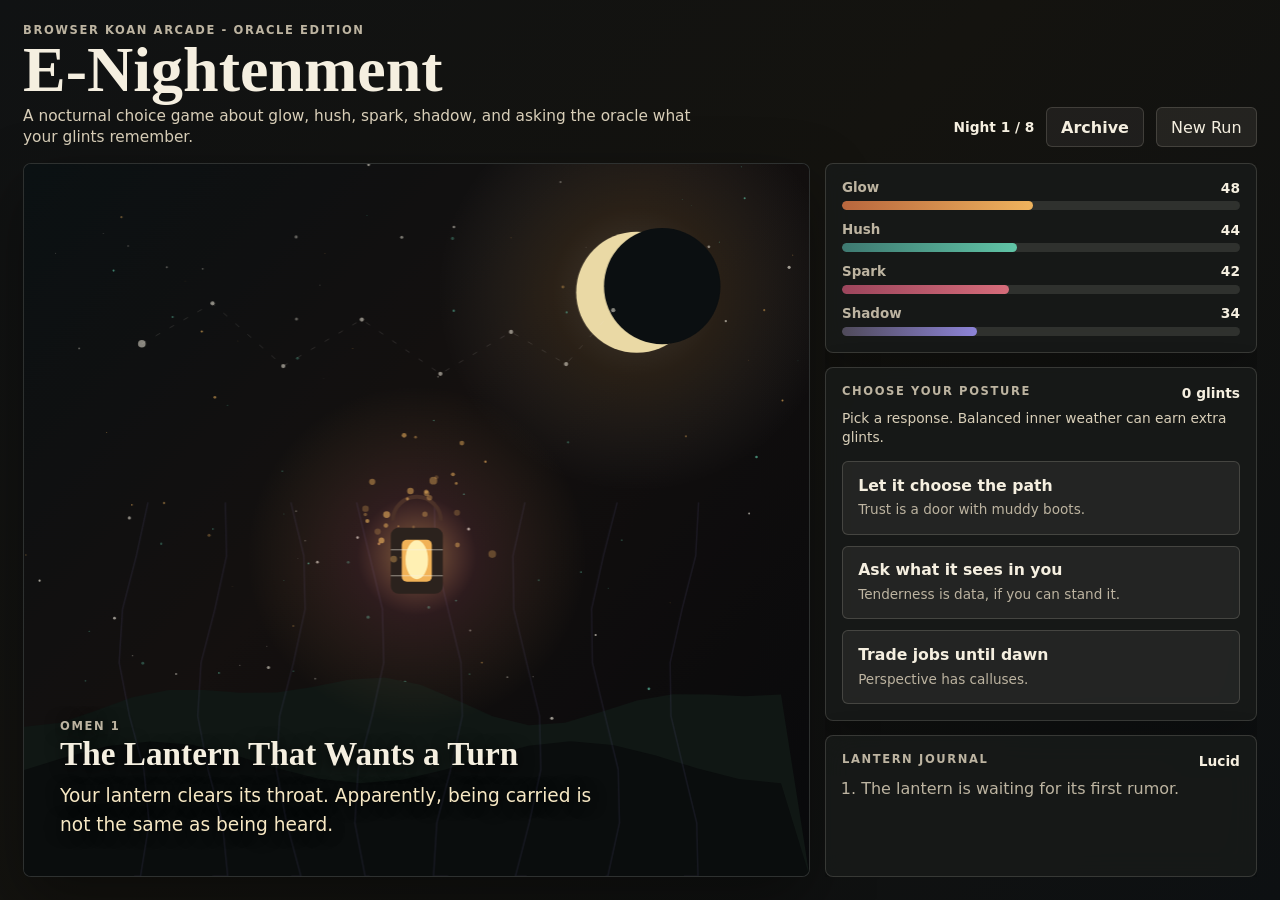
<file: index.html>
<!doctype html>
<html lang="en">
  <head>
    <meta charset="utf-8">
    <meta name="viewport" content="width=device-width, initial-scale=1">
    <title>E-Nightenment | Browser Koan Arcade</title>
    <meta
      name="description"
      content="E-Nightenment is a browser-based text-and-canvas night game about glow, hush, spark, shadow, glints, and the suspiciously practical work of becoming a little more awake."
    >
    <meta
      name="keywords"
      content="E-Nightenment, browser game, text game, canvas game, interactive fiction, choice game, night game, koan arcade, glow, hush, spark, shadow, glints"
    >
    <meta name="author" content="LucidQuest Labs">
    <meta name="application-name" content="E-Nightenment">
    <meta name="robots" content="index, follow, max-snippet:-1, max-image-preview:large, max-video-preview:-1">
    <meta name="theme-color" content="#101213">
    <meta name="color-scheme" content="dark">
    <link rel="canonical" href="https://e-nightenment.netlify.app/">
    <meta property="og:type" content="website">
    <meta property="og:site_name" content="E-Nightenment">
    <meta property="og:title" content="E-Nightenment | Browser Koan Arcade">
    <meta
      property="og:description"
      content="A browser-based text-and-canvas night game about glow, hush, spark, shadow, glints, and becoming a little more awake."
    >
    <meta property="og:url" content="https://e-nightenment.netlify.app/">
    <meta name="twitter:card" content="summary">
    <meta name="twitter:title" content="E-Nightenment | Browser Koan Arcade">
    <meta
      name="twitter:description"
      content="Choose through eight strange nights. Keep your inner weather balanced and collect glints before dawn."
    >
    <script type="application/ld+json">
      {
        "@context": "https://schema.org",
        "@type": "VideoGame",
        "name": "E-Nightenment",
        "alternateName": "Browser Koan Arcade",
        "url": "https://e-nightenment.netlify.app/",
        "applicationCategory": "GameApplication",
        "operatingSystem": "Any modern web browser",
        "genre": ["Browser game", "Interactive fiction", "Choice game"],
        "playMode": "SinglePlayer",
        "description": "E-Nightenment is a browser-based text-and-canvas night game about glow, hush, spark, shadow, glints, and the suspiciously practical work of becoming a little more awake.",
        "creator": {
          "@type": "Organization",
          "name": "LucidQuest Labs",
          "url": "https://github.com/LucidQuestLabs"
        },
        "inLanguage": "en",
        "isAccessibleForFree": true
      }
    </script>
    <link rel="stylesheet" href="styles.css">
  </head>
  <body>
    <main class="game-shell" aria-labelledby="game-title">
      <header class="topbar">
        <div>
          <p class="kicker">Browser koan arcade - Oracle edition</p>
          <h1 id="game-title">E-Nightenment</h1>
          <p class="game-summary">
            <span class="summary-desktop">A nocturnal choice game about glow, hush, spark, shadow, and asking the oracle what your glints remember.</span>
            <span class="summary-mobile">Choose through eight strange nights. Ask the oracle at dawn.</span>
          </p>
        </div>
        <div class="run-controls">
          <p id="nightCounter" class="night-counter" aria-live="polite">Night 1 / 8</p>
          <a class="plain-link" href="archive.html">Archive</a>
          <button id="resetButton" class="plain-button" type="button">New Run</button>
        </div>
      </header>

      <section class="playfield" aria-label="Night garden">
        <canvas id="skyCanvas" width="1280" height="900" aria-hidden="true"></canvas>
        <div class="scene-readout">
          <p id="omenLabel" class="kicker">Omen</p>
          <h2 id="omenTitle">Loading the lantern...</h2>
          <p id="omenText"></p>
        </div>
      </section>

      <aside class="control-panel" aria-label="Game choices and state">
        <section class="meters is-collapsed" aria-label="Inner weather">
          <button
            id="weatherToggle"
            class="weather-toggle"
            type="button"
            aria-expanded="false"
            aria-controls="weatherDetails"
          >
            <span>Inner weather</span>
            <span id="weatherToggleLabel">Show</span>
          </button>
          <div class="weather-summary" aria-label="Condensed inner weather">
            <span class="weather-chip" data-stat="glow">Glow <strong id="glowChipValue">50</strong></span>
            <span class="weather-chip" data-stat="hush">Hush <strong id="hushChipValue">50</strong></span>
            <span class="weather-chip" data-stat="spark">Spark <strong id="sparkChipValue">50</strong></span>
            <span class="weather-chip" data-stat="shadow">Shadow <strong id="shadowChipValue">50</strong></span>
          </div>
          <div id="weatherDetails" class="weather-details">
            <div class="meter" data-stat="glow">
              <div class="meter-label">
                <span>Glow</span>
                <strong id="glowValue">50</strong>
              </div>
              <div class="meter-track"><span id="glowBar"></span></div>
            </div>
            <div class="meter" data-stat="hush">
              <div class="meter-label">
                <span>Hush</span>
                <strong id="hushValue">50</strong>
              </div>
              <div class="meter-track"><span id="hushBar"></span></div>
            </div>
            <div class="meter" data-stat="spark">
              <div class="meter-label">
                <span>Spark</span>
                <strong id="sparkValue">50</strong>
              </div>
              <div class="meter-track"><span id="sparkBar"></span></div>
            </div>
            <div class="meter" data-stat="shadow">
              <div class="meter-label">
                <span>Shadow</span>
                <strong id="shadowValue">50</strong>
              </div>
              <div class="meter-track"><span id="shadowBar"></span></div>
            </div>
          </div>
        </section>

        <section class="choices" aria-label="Available responses">
          <div class="panel-heading">
            <p class="kicker">Choose your posture</p>
            <p id="glintCounter" class="glints">0 glints</p>
          </div>
          <p class="choice-helper">Pick a response. Balanced inner weather can earn extra glints.</p>
          <div id="choiceList" class="choice-list"></div>
          <div id="resultPane" class="result-pane" hidden>
            <p class="kicker">The night answers</p>
            <p id="resultText"></p>
            <button id="continueButton" class="primary-button" type="button">Continue</button>
          </div>
        </section>

        <section class="journal" aria-label="Lantern journal">
          <div class="panel-heading">
            <p class="kicker">Lantern journal</p>
            <p id="balanceLabel">Unlit</p>
          </div>
          <ol id="journalList"></ol>
        </section>
      </aside>
    </main>

    <div id="endingOverlay" class="ending-overlay" hidden>
      <section class="ending-dialog" aria-labelledby="endingTitle" aria-modal="true" role="dialog">
        <div class="ending-topline">
          <p class="kicker">Browser koan arcade - Oracle edition</p>
          <div class="ending-actions">
            <span class="oracle-mark" aria-hidden="true">✦</span>
            <button id="endingCloseButton" class="icon-button" type="button" aria-label="Close ending summary">×</button>
          </div>
        </div>
        <h2 id="endingTitle"></h2>
        <p id="endingText"></p>
        <p class="oracle-invite">Ask the lantern oracle for a brief reading of your path through the eight nights.</p>
        <dl class="ending-score">
          <div>
            <dt>Glints</dt>
            <dd id="endingGlints"></dd>
          </div>
          <div>
            <dt>Balance</dt>
            <dd id="endingBalance"></dd>
          </div>
        </dl>
        <section class="oracle-panel" aria-label="Lantern oracle">
          <div class="panel-heading">
            <p class="kicker">Lantern oracle</p>
            <p id="oracleStatus">Ready</p>
          </div>
          <p id="oracleText" class="oracle-text">
            Invite the lantern to read the shape of your run.
          </p>
          <button id="oracleButton" class="plain-button oracle-button" type="button">Ask the Lantern</button>
        </section>
        <button id="endingResetButton" class="primary-button" type="button">Play Again</button>
      </section>
    </div>

    <script src="game.js"></script>
  </body>
</html>
</file>
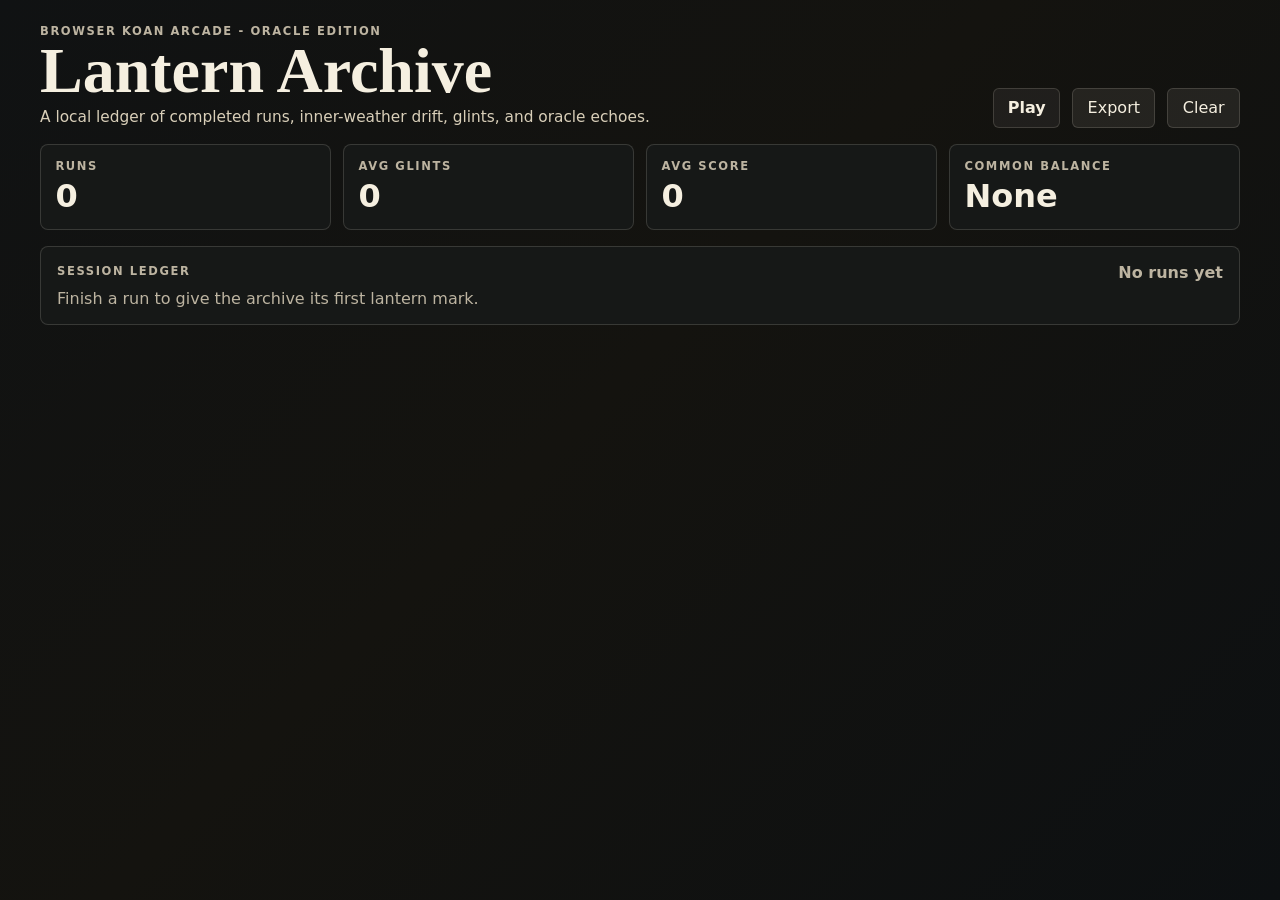
<file: archive.html>
<!doctype html>
<html lang="en">
  <head>
    <meta charset="utf-8">
    <meta name="viewport" content="width=device-width, initial-scale=1">
    <title>Lantern Archive | E-Nightenment</title>
    <meta
      name="description"
      content="Local session archive for E-Nightenment Oracle Edition runs, choices, glints, inner weather, and oracle readings."
    >
    <meta name="robots" content="noindex, nofollow">
    <meta name="theme-color" content="#101213">
    <meta name="color-scheme" content="dark">
    <link rel="stylesheet" href="styles.css">
  </head>
  <body class="archive-page">
    <main class="archive-shell" aria-labelledby="archive-title">
      <header class="topbar archive-topbar">
        <div>
          <p class="kicker">Browser koan arcade - Oracle edition</p>
          <h1 id="archive-title">Lantern Archive</h1>
          <p class="game-summary">A local ledger of completed runs, inner-weather drift, glints, and oracle echoes.</p>
        </div>
        <div class="run-controls">
          <a class="plain-link" href="index.html">Play</a>
          <button id="exportButton" class="plain-button" type="button">Export</button>
          <button id="clearButton" class="plain-button" type="button">Clear</button>
        </div>
      </header>

      <section class="archive-summary" aria-label="Archive summary">
        <div>
          <p class="kicker">Runs</p>
          <strong id="runCount">0</strong>
        </div>
        <div>
          <p class="kicker">Avg glints</p>
          <strong id="avgGlints">0</strong>
        </div>
        <div>
          <p class="kicker">Avg score</p>
          <strong id="avgScore">0</strong>
        </div>
        <div>
          <p class="kicker">Common balance</p>
          <strong id="commonBalance">None</strong>
        </div>
      </section>

      <section class="archive-list" aria-label="Archived sessions">
        <div class="panel-heading">
          <p class="kicker">Session ledger</p>
          <p id="archiveStatus">Local only</p>
        </div>
        <div id="sessionList"></div>
      </section>
    </main>

    <script src="archive.js"></script>
  </body>
</html>
</file>
<file: styles.css>
:root {
  color-scheme: dark;
  --ink: #f5efe0;
  --muted: #bdb4a1;
  --panel: rgba(24, 26, 25, 0.86);
  --panel-solid: #181a19;
  --line: rgba(245, 239, 224, 0.15);
  --night: #0d1012;
  --amber: #efb35d;
  --teal: #60c4a6;
  --rose: #d66c7a;
  --violet: #8d84d8;
  --green: #91bd6e;
  --shadow: #6d6474;
  --focus: #fff2b8;
}

* {
  box-sizing: border-box;
}

html,
body {
  min-height: 100%;
}

body {
  margin: 0;
  overflow-x: hidden;
  background: linear-gradient(135deg, #101213 0%, #14130f 46%, #0d1012 100%);
  color: var(--ink);
  font-family:
    Inter, ui-sans-serif, system-ui, -apple-system, BlinkMacSystemFont, "Segoe UI",
    sans-serif;
}

button {
  border: 0;
  color: inherit;
  font: inherit;
}

button:focus-visible {
  outline: 3px solid var(--focus);
  outline-offset: 3px;
}

.game-shell {
  display: grid;
  grid-template-columns: minmax(0, 1fr) minmax(21rem, 27rem);
  grid-template-rows: auto minmax(0, 1fr);
  gap: clamp(0.6rem, 1.2vw, 1rem);
  height: 100vh;
  min-height: 100vh;
  padding: clamp(0.75rem, 1.8vw, 1.5rem);
}

.topbar {
  grid-column: 1 / -1;
  display: flex;
  align-items: end;
  justify-content: space-between;
  gap: 1rem;
  min-width: 0;
}

.kicker {
  margin: 0 0 0.25rem;
  color: var(--muted);
  font-size: 0.72rem;
  font-weight: 800;
  letter-spacing: 0.14em;
  text-transform: uppercase;
}

h1,
h2,
p {
  margin-top: 0;
}

h1 {
  margin-bottom: 0;
  font-family: Georgia, "Times New Roman", serif;
  font-size: clamp(2.25rem, 5vw, 5.6rem);
  font-weight: 700;
  line-height: 0.9;
}

.game-summary {
  max-width: 42rem;
  margin: 0.45rem 0 0;
  color: #d9cfb9;
  font-size: clamp(0.94rem, 1.2vw, 1.05rem);
  line-height: 1.35;
}

.summary-mobile {
  display: none;
}

h2 {
  margin-bottom: 0.75rem;
  font-family: Georgia, "Times New Roman", serif;
  font-size: clamp(1.5rem, 2.6vw, 2.8rem);
  line-height: 1;
}

.run-controls {
  display: flex;
  align-items: center;
  justify-content: flex-end;
  gap: 0.75rem;
  flex-wrap: wrap;
}

.night-counter,
.glints,
#balanceLabel {
  margin: 0;
  color: var(--ink);
  font-size: 0.86rem;
  font-weight: 800;
}

.plain-button,
.primary-button,
.choice-button,
.icon-button {
  border-radius: 6px;
  cursor: pointer;
  transition:
    transform 140ms ease,
    border-color 140ms ease,
    background 140ms ease;
}

.plain-link {
  display: inline-grid;
  min-height: 2.5rem;
  place-items: center;
  border: 1px solid var(--line);
  border-radius: 6px;
  padding: 0 0.85rem;
  color: var(--paper);
  background: rgba(245, 239, 224, 0.06);
  font-weight: 800;
  text-decoration: none;
}

.plain-link:hover {
  border-color: rgba(245, 239, 224, 0.32);
  transform: translateY(-1px);
}

.plain-button {
  border: 1px solid var(--line);
  background: rgba(245, 239, 224, 0.08);
  min-height: 2.5rem;
  padding: 0 0.9rem;
}

.plain-button:hover,
.primary-button:hover,
.choice-button:hover,
.icon-button:hover {
  transform: translateY(-1px);
}

.playfield {
  position: relative;
  align-self: stretch;
  height: 100%;
  min-height: 0;
  overflow: hidden;
  border: 1px solid var(--line);
  border-radius: 8px;
  background: #0b0f11;
  box-shadow: 0 1.5rem 4rem rgba(0, 0, 0, 0.38);
}

#skyCanvas {
  display: block;
  width: 100%;
  height: 100%;
  min-height: 0;
}

.scene-readout {
  position: absolute;
  left: clamp(1rem, 3vw, 2.25rem);
  right: clamp(1rem, 15vw, 16rem);
  bottom: clamp(1rem, 3vw, 2.25rem);
  max-width: 47rem;
  padding-top: 1rem;
  text-shadow: 0 2px 1rem rgba(0, 0, 0, 0.9);
}

.scene-readout p:last-child {
  max-width: 42rem;
  margin: 0;
  color: #f7e8c4;
  font-size: clamp(1rem, 1.45vw, 1.2rem);
  line-height: 1.55;
}

.control-panel {
  display: grid;
  grid-template-rows: auto auto minmax(0, 1fr);
  gap: clamp(0.6rem, 1.1vw, 1rem);
  align-self: stretch;
  height: 100%;
  min-height: 0;
  overflow: hidden;
}

.meters,
.choices,
.journal {
  border: 1px solid var(--line);
  border-radius: 8px;
  background: var(--panel);
  box-shadow: 0 1rem 2.5rem rgba(0, 0, 0, 0.22);
  backdrop-filter: blur(14px);
}

.meters {
  display: grid;
  padding: 1rem;
}

.weather-details {
  display: grid;
  gap: 0.72rem;
}

.weather-toggle,
.weather-summary {
  display: none;
}

.meter-label,
.panel-heading {
  display: flex;
  align-items: center;
  justify-content: space-between;
  gap: 0.8rem;
}

.meter-label {
  margin-bottom: 0.35rem;
  color: var(--muted);
  font-size: 0.84rem;
  font-weight: 800;
}

.meter-label strong {
  color: var(--ink);
  font-size: 0.86rem;
}

.meter-track {
  height: 0.55rem;
  overflow: hidden;
  border-radius: 999px;
  background: rgba(245, 239, 224, 0.11);
}

.meter-track span {
  display: block;
  width: 50%;
  height: 100%;
  border-radius: inherit;
  transition: width 420ms ease;
}

[data-stat="glow"] .meter-track span {
  background: linear-gradient(90deg, #b8663d, var(--amber));
}

[data-stat="hush"] .meter-track span {
  background: linear-gradient(90deg, #3e7971, var(--teal));
}

[data-stat="spark"] .meter-track span {
  background: linear-gradient(90deg, #9c455c, var(--rose));
}

[data-stat="shadow"] .meter-track span {
  background: linear-gradient(90deg, #4f4a5a, var(--violet));
}

.weather-chip[data-stat="glow"] {
  border-color: rgba(239, 179, 93, 0.48);
}

.weather-chip[data-stat="hush"] {
  border-color: rgba(96, 196, 166, 0.48);
}

.weather-chip[data-stat="spark"] {
  border-color: rgba(214, 108, 122, 0.48);
}

.weather-chip[data-stat="shadow"] {
  border-color: rgba(141, 132, 216, 0.48);
}

.weather-chip[data-stat="glow"]::after {
  background: linear-gradient(90deg, #b8663d, var(--amber));
}

.weather-chip[data-stat="hush"]::after {
  background: linear-gradient(90deg, #3e7971, var(--teal));
}

.weather-chip[data-stat="spark"]::after {
  background: linear-gradient(90deg, #9c455c, var(--rose));
}

.weather-chip[data-stat="shadow"]::after {
  background: linear-gradient(90deg, #4f4a5a, var(--violet));
}

.choices {
  padding: 1rem;
}

.panel-heading {
  margin-bottom: 0.45rem;
}

.choice-helper {
  margin: 0 0 0.85rem;
  color: #d9cfb9;
  font-size: 0.86rem;
  line-height: 1.4;
}

.choice-list {
  display: grid;
  gap: 0.7rem;
}

.choice-button {
  display: grid;
  gap: 0.35rem;
  width: 100%;
  min-height: 4.5rem;
  padding: 0.85rem 0.95rem;
  border: 1px solid rgba(245, 239, 224, 0.16);
  background: rgba(245, 239, 224, 0.06);
  text-align: left;
}

.choice-button strong {
  color: var(--ink);
  font-size: 0.98rem;
}

.choice-button span {
  color: var(--muted);
  font-size: 0.85rem;
  line-height: 1.45;
}

.choice-button:hover {
  border-color: rgba(239, 179, 93, 0.52);
  background: rgba(239, 179, 93, 0.1);
}

.result-pane {
  padding: 0.95rem 0 0;
  border-top: 1px solid rgba(239, 179, 93, 0.3);
}

.result-pane p:not(.kicker) {
  color: #f4dfb0;
  line-height: 1.55;
}

.primary-button {
  width: 100%;
  min-height: 2.8rem;
  background: linear-gradient(135deg, var(--amber), #cb6f56);
  color: #1d1410;
  font-weight: 900;
}

.primary-button:hover {
  filter: saturate(1.08);
}

.journal {
  display: flex;
  flex-direction: column;
  min-height: 0;
  overflow: hidden;
  padding: 1rem;
}

#journalList {
  display: grid;
  gap: 0.7rem;
  flex: 1;
  min-height: 0;
  max-height: 100%;
  margin: 0;
  padding-left: 1.2rem;
  overflow: auto;
  color: var(--muted);
  scrollbar-color: rgba(245, 239, 224, 0.3) transparent;
}

#journalList li {
  padding-right: 0.35rem;
  line-height: 1.45;
}

#journalList strong {
  color: var(--ink);
}

.ending-overlay {
  position: fixed;
  inset: 0;
  display: grid;
  place-items: center;
  padding: 1rem;
  background: rgba(5, 6, 7, 0.74);
  backdrop-filter: blur(10px);
  overflow-y: auto;
}

.ending-overlay[hidden] {
  display: none;
}

.ending-dialog {
  position: relative;
  width: min(42rem, 100%);
  max-height: calc(100vh - 2rem);
  overflow-y: auto;
  border: 1px solid rgba(245, 239, 224, 0.18);
  border-radius: 8px;
  padding: clamp(1rem, 3vw, 1.65rem);
  background: var(--panel-solid);
  box-shadow: 0 2rem 5rem rgba(0, 0, 0, 0.48);
}

.ending-topline {
  display: flex;
  align-items: center;
  justify-content: space-between;
  gap: 1rem;
  margin-bottom: 0.85rem;
}

.ending-actions {
  display: flex;
  align-items: center;
  gap: 0.55rem;
}

.oracle-mark {
  display: grid;
  width: 2.1rem;
  height: 2.1rem;
  place-items: center;
  border: 1px solid rgba(239, 179, 93, 0.34);
  border-radius: 50%;
  color: var(--gold);
  background:
    radial-gradient(circle, rgba(239, 179, 93, 0.2), rgba(96, 196, 166, 0.05) 62%, transparent 63%),
    rgba(11, 13, 13, 0.56);
  font-size: 1.15rem;
  font-weight: 900;
}

.icon-button {
  display: grid;
  width: 2.1rem;
  height: 2.1rem;
  place-items: center;
  border: 1px solid var(--line);
  padding: 0;
  border-radius: 50%;
  color: var(--paper);
  background: rgba(245, 239, 224, 0.08);
  font-size: 1.45rem;
  line-height: 1;
}

.ending-dialog h2 {
  margin-bottom: 0.8rem;
}

.ending-dialog p:not(.kicker) {
  color: #f3dfb3;
  line-height: 1.6;
}

.oracle-invite {
  margin-top: 0.85rem;
  color: var(--muted);
}

.ending-score {
  display: grid;
  grid-template-columns: repeat(2, minmax(0, 1fr));
  gap: 0.75rem;
  margin: 1rem 0;
}

.ending-score div {
  border: 1px solid var(--line);
  border-radius: 8px;
  padding: 0.85rem;
}

.ending-score dt {
  color: var(--muted);
  font-size: 0.76rem;
  font-weight: 800;
  text-transform: uppercase;
}

.ending-score dd {
  margin: 0.25rem 0 0;
  font-size: 1.5rem;
  font-weight: 900;
}

.oracle-panel {
  margin: 1rem 0;
  border: 1px solid rgba(239, 179, 93, 0.28);
  border-radius: 8px;
  padding: 0.95rem;
  background:
    linear-gradient(135deg, rgba(239, 179, 93, 0.1), rgba(96, 196, 166, 0.06)),
    rgba(11, 13, 13, 0.42);
}

.oracle-panel .panel-heading {
  margin-bottom: 0.6rem;
}

#oracleStatus {
  color: var(--muted);
  font-weight: 800;
}

.oracle-text {
  min-height: 3.5rem;
  max-height: min(15rem, 34vh);
  overflow-y: auto;
  margin: 0 0 0.9rem;
  white-space: pre-line;
}

.oracle-button {
  width: 100%;
}

.oracle-button[disabled] {
  cursor: wait;
  opacity: 0.72;
}

.archive-page {
  overflow-y: auto;
}

.archive-shell {
  width: min(78rem, 100%);
  margin: 0 auto;
  padding: clamp(0.9rem, 2vw, 1.5rem);
}

.archive-topbar {
  margin-bottom: 1rem;
}

.archive-summary {
  display: grid;
  grid-template-columns: repeat(4, minmax(0, 1fr));
  gap: 0.75rem;
  margin-bottom: 1rem;
}

.archive-summary div,
.archive-list,
.session-card {
  border: 1px solid var(--line);
  border-radius: 8px;
  background: var(--panel);
}

.archive-summary div {
  padding: 0.9rem;
}

.archive-summary strong {
  display: block;
  font-size: clamp(1.35rem, 3vw, 2rem);
}

.archive-list {
  padding: 1rem;
}

#archiveStatus {
  margin: 0;
  color: var(--muted);
  font-weight: 800;
}

#sessionList {
  display: grid;
  gap: 0.85rem;
}

.archive-empty {
  margin: 0;
  color: var(--muted);
}

.session-card {
  padding: 0;
  overflow: hidden;
}

.session-summary {
  display: block;
  padding: 1rem;
  cursor: pointer;
  list-style: none;
}

.session-summary::-webkit-details-marker {
  display: none;
}

.session-summary::after {
  content: "Open";
  display: inline-grid;
  min-height: 2rem;
  place-items: center;
  border: 1px solid var(--line);
  border-radius: 999px;
  margin-top: 0.85rem;
  padding: 0 0.85rem;
  color: var(--muted);
  font-size: 0.76rem;
  font-weight: 900;
  text-transform: uppercase;
}

.session-card[open] .session-summary::after {
  content: "Close";
}

.session-card-header {
  display: flex;
  align-items: start;
  justify-content: space-between;
  gap: 1rem;
}

.session-card h2 {
  margin-bottom: 0.25rem;
  font-size: clamp(1.35rem, 3vw, 2.15rem);
}

.session-card-header p:not(.kicker) {
  margin: 0;
  color: var(--muted);
  font-weight: 800;
}

.session-score {
  flex: 0 0 auto;
  color: var(--focus);
  font-size: 1.15rem;
  font-weight: 900;
}

.session-metrics {
  display: grid;
  grid-template-columns: 0.5fr 0.5fr 2fr;
  gap: 0.6rem;
  margin: 0.9rem 0 0;
}

.session-metrics div {
  border: 1px solid var(--line);
  border-radius: 7px;
  padding: 0.7rem;
}

.session-metrics dt {
  color: var(--muted);
  font-size: 0.72rem;
  font-weight: 900;
  text-transform: uppercase;
}

.session-metrics dd {
  margin: 0.2rem 0 0;
  font-weight: 900;
}

.session-details {
  border-top: 1px solid var(--line);
  padding: 1rem;
}

.session-choices {
  display: grid;
  gap: 0.45rem;
  margin: 0;
  padding-left: 1.1rem;
  color: var(--muted);
}

.session-choices strong {
  color: var(--paper);
}

.session-choices span {
  display: block;
}

.session-oracle {
  margin: 0.95rem 0 0;
  border-left: 3px solid rgba(239, 179, 93, 0.54);
  padding-left: 0.85rem;
  color: #f3dfb3;
  line-height: 1.55;
}

.session-oracle.is-empty {
  color: var(--muted);
}

@media (max-width: 980px) {
  body {
    overflow-y: auto;
  }

  .game-shell {
    grid-template-columns: 1fr;
    grid-template-rows: auto minmax(28rem, 56vh) auto;
    height: auto;
  }

  .playfield {
    min-height: 28rem;
  }

  .control-panel {
    grid-template-rows: auto auto auto;
    height: auto;
    overflow: visible;
  }

  .choices {
    order: 2;
  }

  .meters {
    order: 1;
  }

  .journal {
    order: 3;
    max-height: 18rem;
  }
}

@media (min-width: 981px) and (max-height: 760px) {
  .meters,
  .choices,
  .journal {
    padding: 0.75rem;
  }

  .meters {
    gap: 0.55rem;
  }

  .weather-details {
    gap: 0.55rem;
  }

  .meter-label {
    margin-bottom: 0.22rem;
  }

  .meter-track {
    height: 0.45rem;
  }

  .panel-heading {
    margin-bottom: 0.35rem;
  }

  .choice-helper {
    margin-bottom: 0.55rem;
    font-size: 0.8rem;
  }

  .choice-list {
    gap: 0.5rem;
  }

  .choice-button {
    min-height: 3.85rem;
    padding: 0.62rem 0.75rem;
  }

  .choice-button strong {
    font-size: 0.92rem;
  }

  .choice-button span {
    font-size: 0.8rem;
    line-height: 1.35;
  }

  #journalList {
    gap: 0.4rem;
    font-size: 0.82rem;
  }
}

@media (max-width: 980px) {
  .meters {
    gap: 0.75rem;
  }

  .weather-toggle {
    display: flex;
    align-items: center;
    justify-content: space-between;
    width: 100%;
    min-height: 2rem;
    padding: 0;
    background: transparent;
    color: var(--ink);
    cursor: pointer;
    font-size: 0.76rem;
    font-weight: 900;
    letter-spacing: 0.14em;
    text-transform: uppercase;
  }

  .weather-toggle span:last-child {
    color: var(--muted);
    font-size: 0.72rem;
  }

  .weather-summary {
    display: grid;
    grid-template-columns: repeat(4, minmax(0, 1fr));
    gap: 0.5rem;
  }

  .weather-chip {
    display: grid;
    position: relative;
    gap: 0.18rem;
    min-width: 0;
    overflow: hidden;
    padding: 0.54rem 0.42rem 0.68rem;
    border: 1px solid var(--line);
    border-radius: 6px;
    background: rgba(245, 239, 224, 0.035);
    color: var(--muted);
    font-size: 0.68rem;
    font-weight: 900;
    line-height: 1.05;
    text-align: center;
    text-transform: uppercase;
  }

  .archive-summary {
    grid-template-columns: repeat(2, minmax(0, 1fr));
  }

  .session-card-header,
  .archive-topbar {
    align-items: stretch;
  }

  .session-metrics {
    grid-template-columns: 1fr;
  }

  .weather-chip::after {
    position: absolute;
    right: 0.42rem;
    bottom: 0.42rem;
    left: 0.42rem;
    height: 0.24rem;
    border-radius: 999px;
    content: "";
  }

  .weather-chip strong {
    color: var(--ink);
    font-size: 1rem;
    line-height: 1;
  }

  .meters.is-collapsed .weather-details {
    display: none;
  }
}

@media (max-width: 620px) {
  .topbar {
    align-items: start;
    flex-direction: column;
  }

  .run-controls {
    justify-content: space-between;
    width: 100%;
  }

  .game-summary {
    max-width: 20rem;
    margin-top: 0.55rem;
    font-size: 0.92rem;
  }

  .summary-desktop {
    display: none;
  }

  .summary-mobile {
    display: inline;
  }

  .scene-readout {
    right: 1rem;
  }

  .ending-score {
    grid-template-columns: 1fr;
  }
}

@media (prefers-reduced-motion: reduce) {
  *,
  *::before,
  *::after {
    scroll-behavior: auto !important;
    transition-duration: 0.001ms !important;
    animation-duration: 0.001ms !important;
  }
}
</file>
